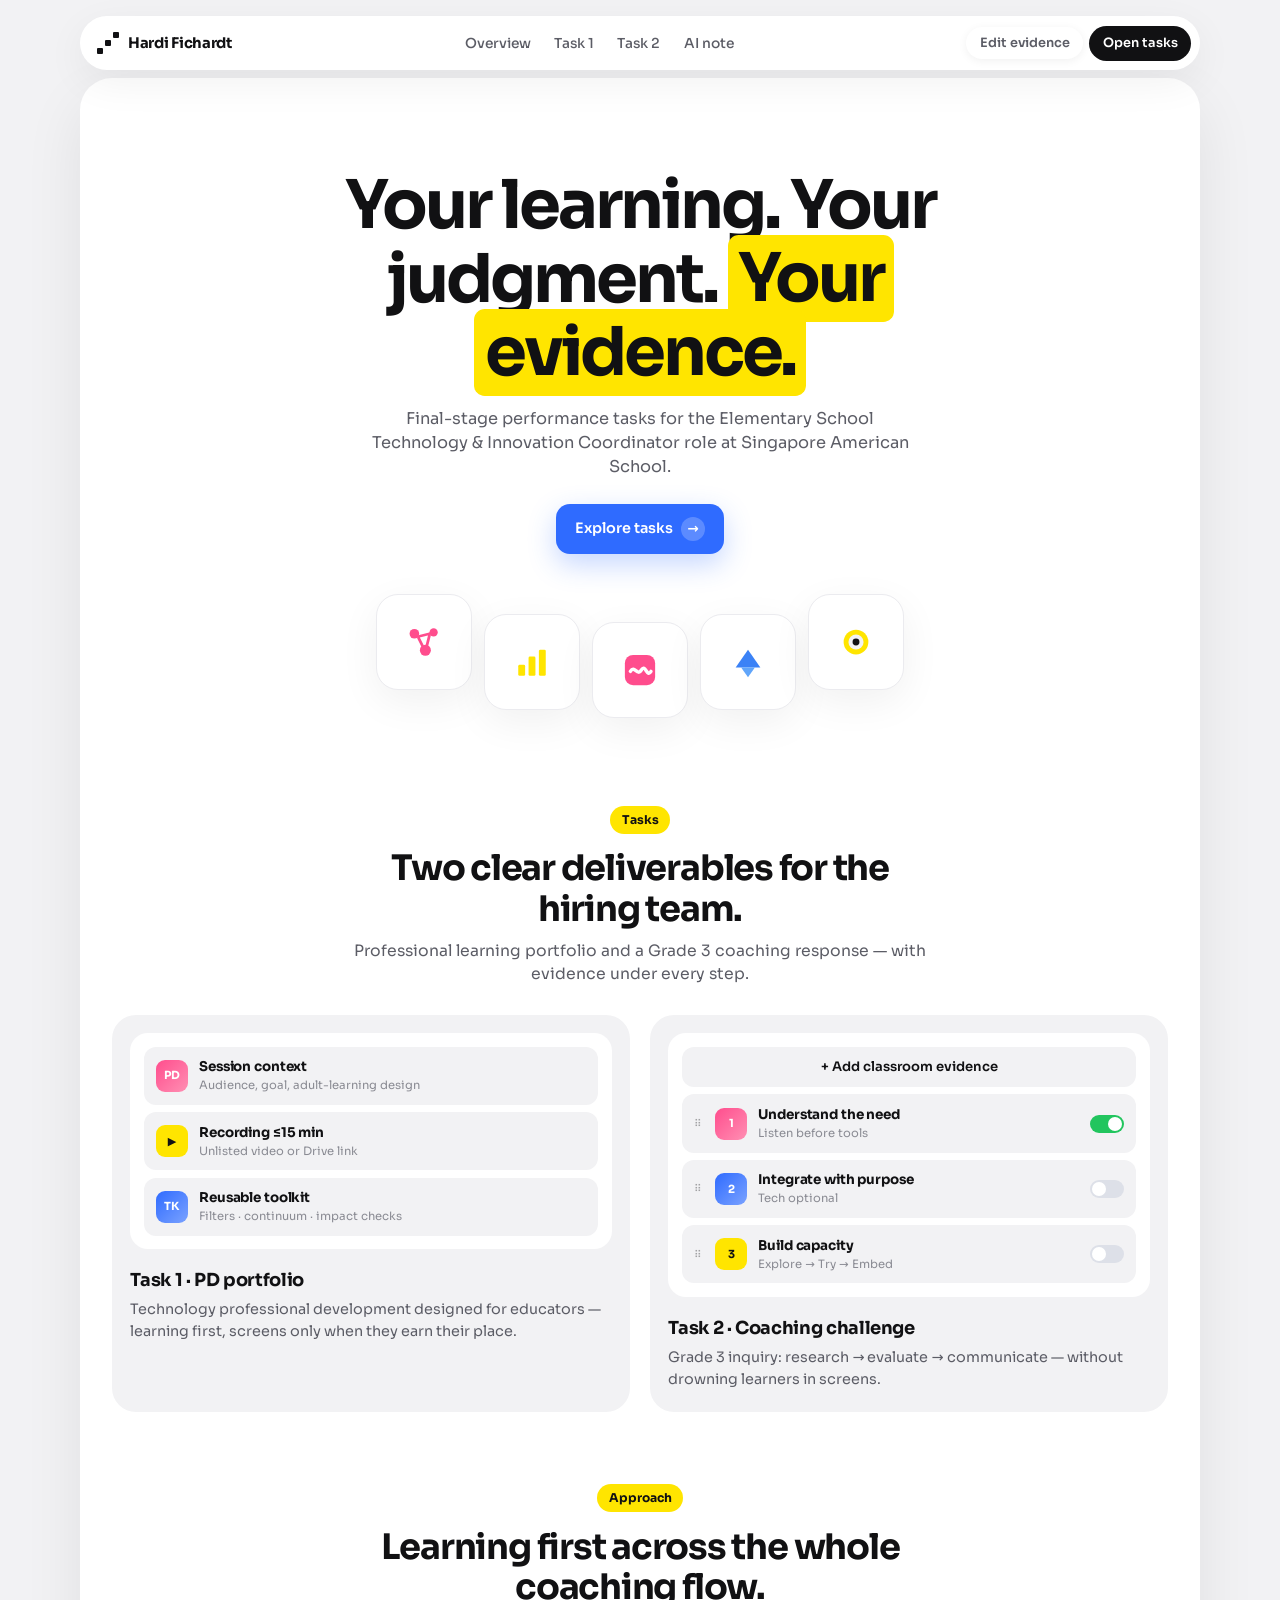
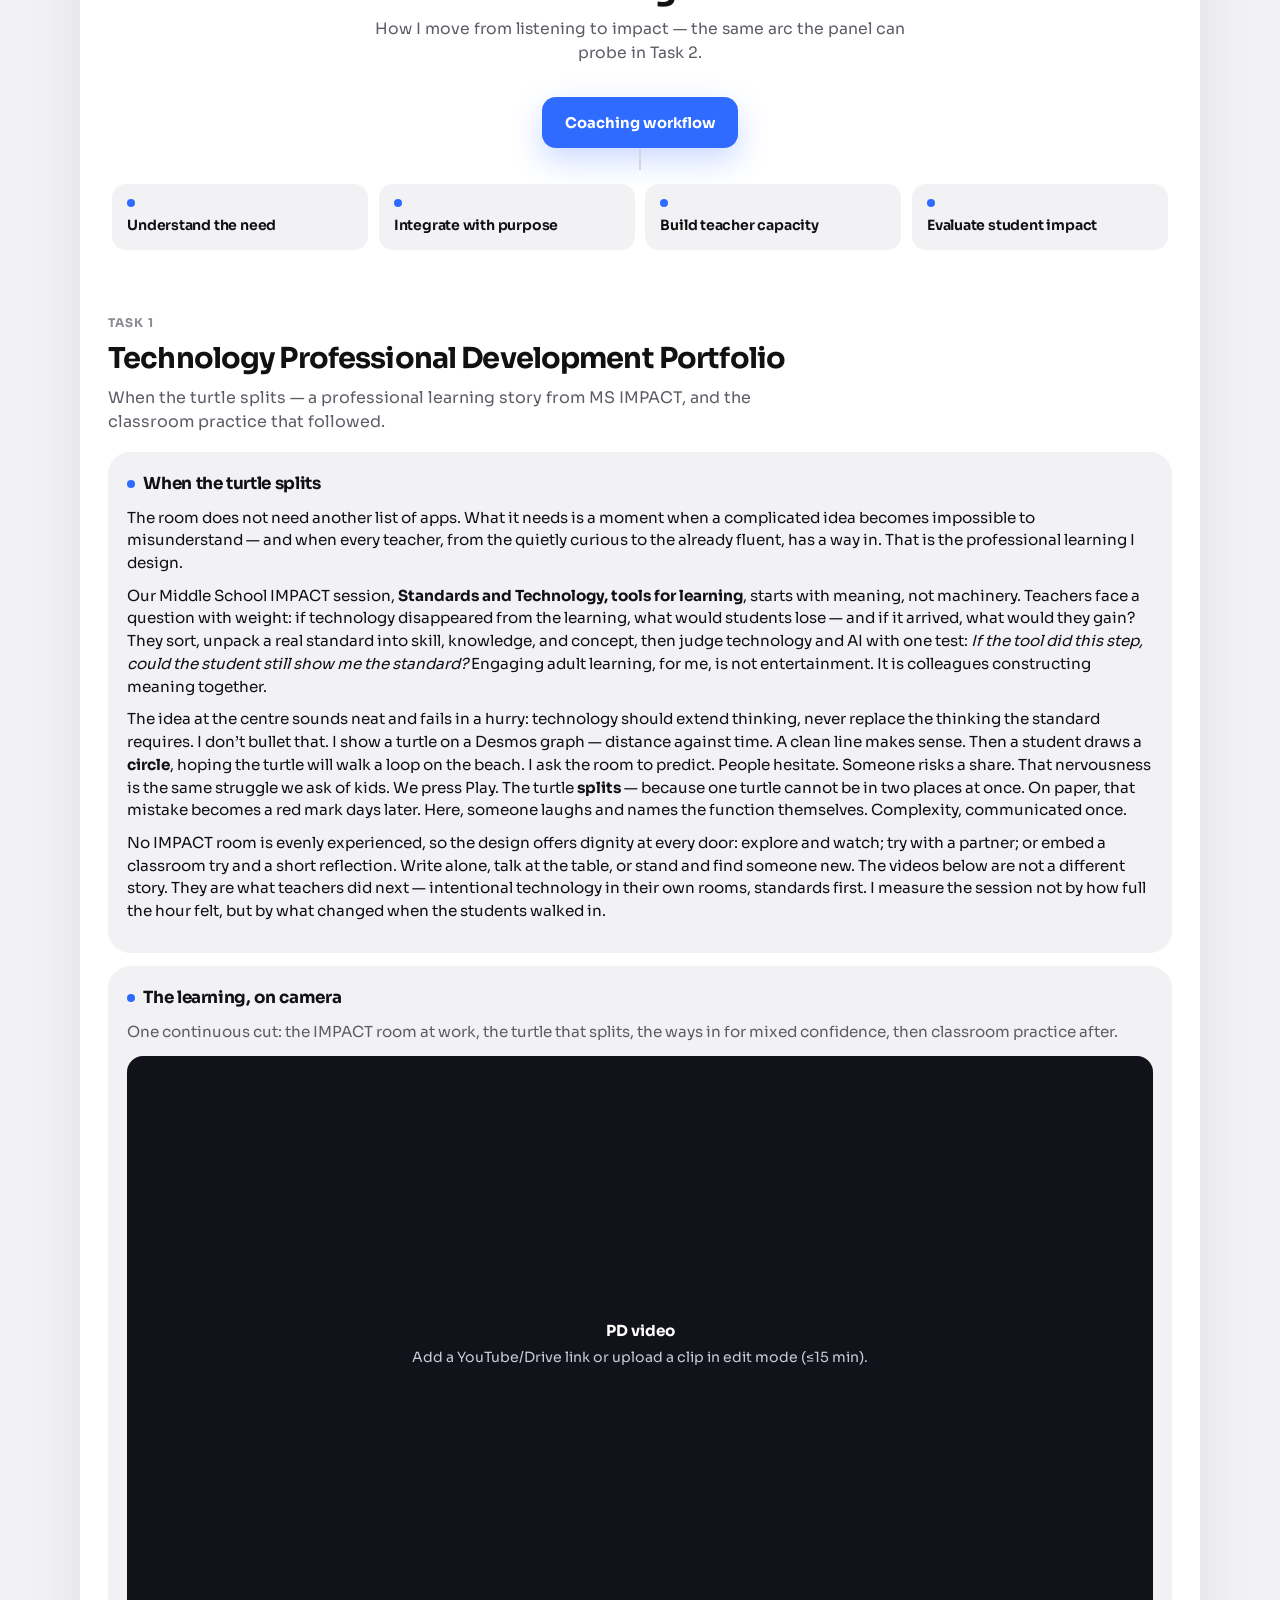
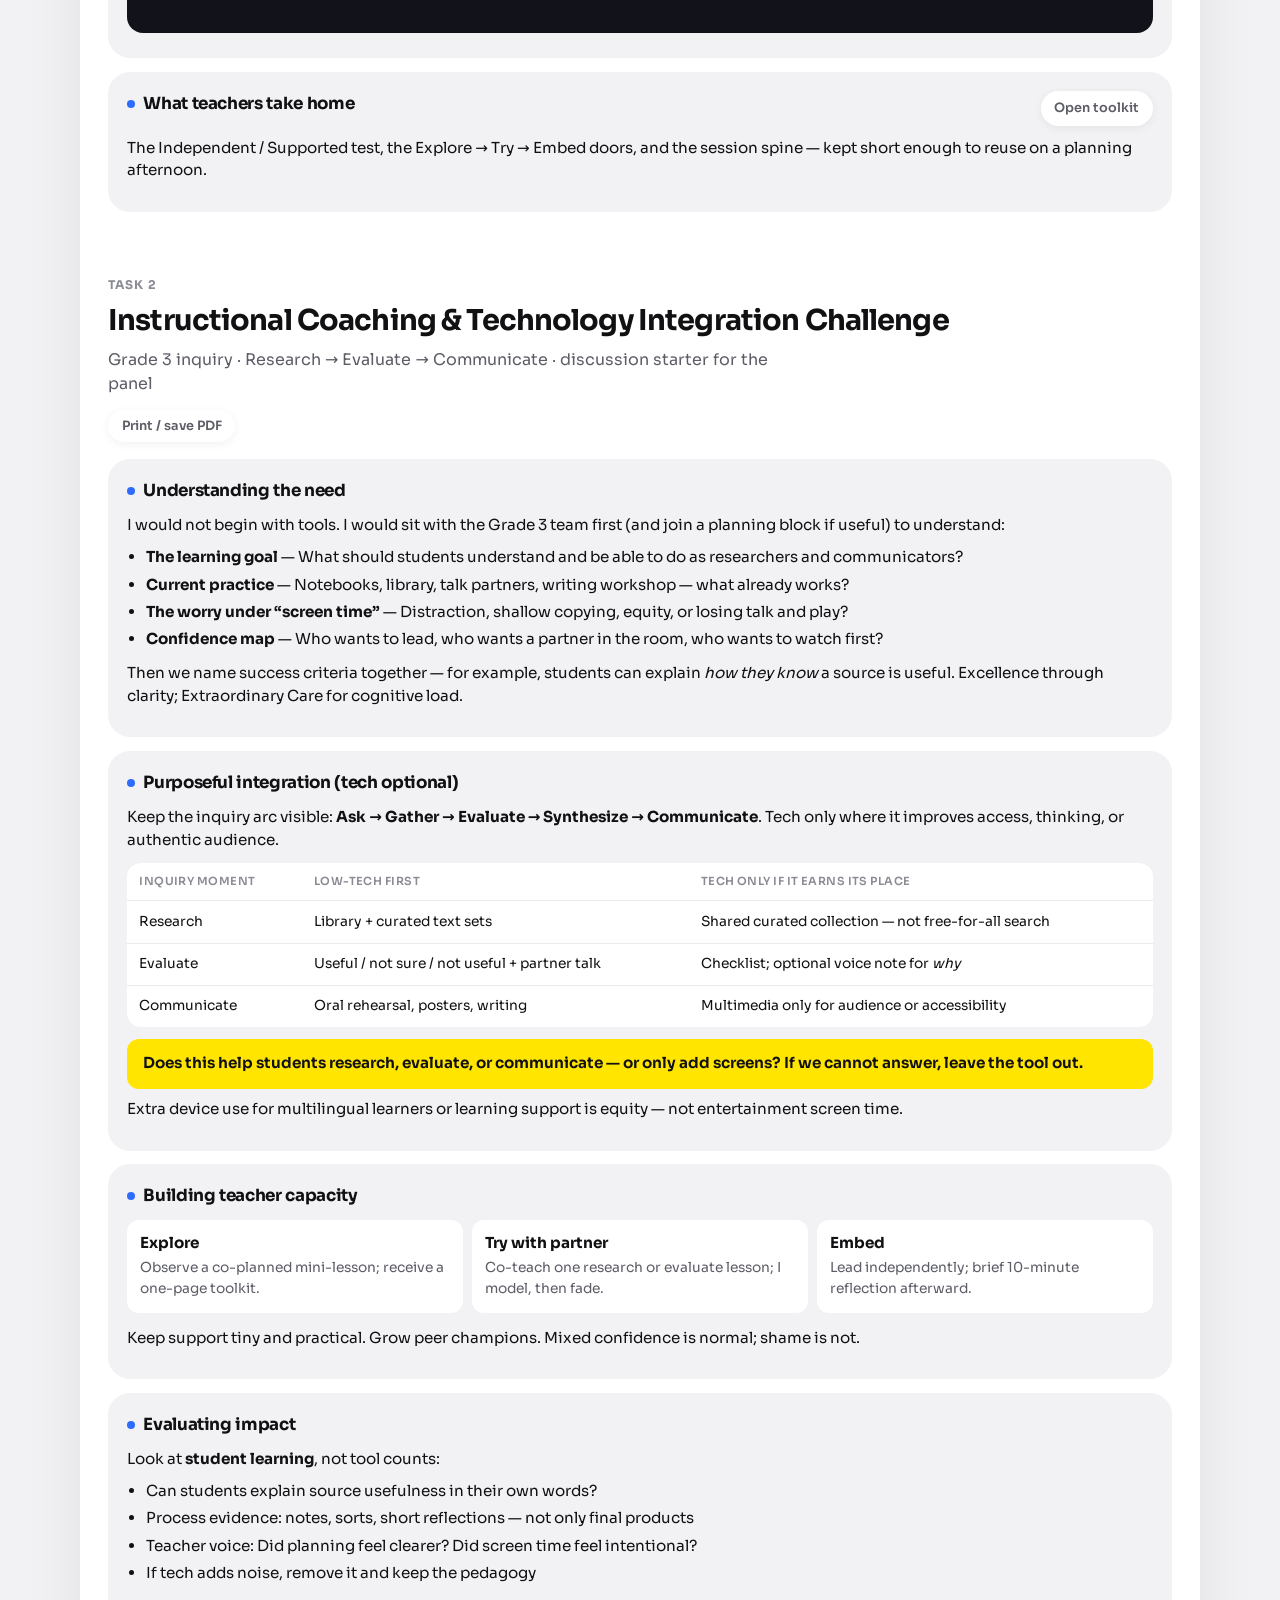
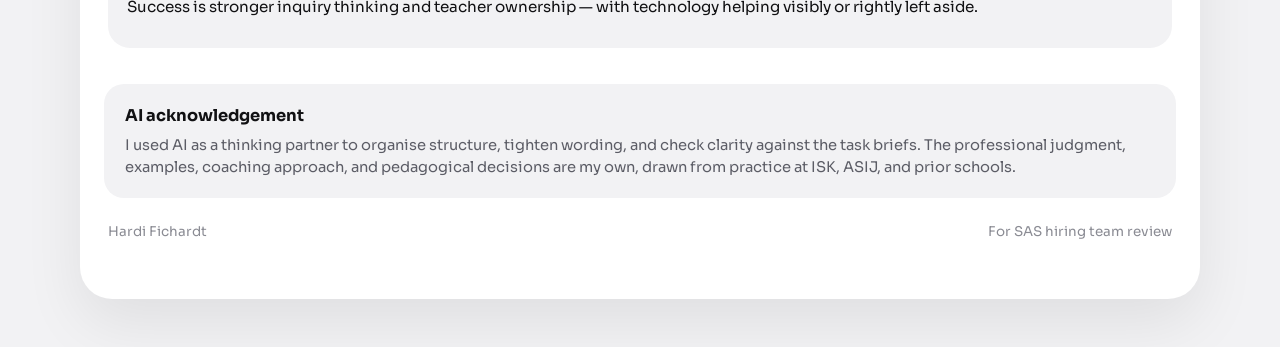
<file: index.html>
<!DOCTYPE html>
<html lang="en">
<head>
  <meta charset="UTF-8" />
  <meta name="viewport" content="width=device-width, initial-scale=1" />
  <meta name="robots" content="noindex, nofollow" />
  <title>Hardi Fichardt · SAS final-stage tasks</title>
  <meta name="description" content="Final-stage performance tasks — Elementary School Technology & Innovation Coordinator, Singapore American School." />
  <link rel="preconnect" href="https://fonts.googleapis.com" />
  <link rel="preconnect" href="https://fonts.gstatic.com" crossorigin />
  <link href="https://fonts.googleapis.com/css2?family=Sora:wght@400;500;600;700&display=swap" rel="stylesheet" />
  <link rel="stylesheet" href="styles.css?v=6" />
</head>
<body>
  <a class="skip" href="#task-1">Skip to tasks</a>

  <div class="page">
    <div class="topbar">
      <header class="pill-nav">
        <a class="logo" href="#top">
          <span class="logo-pixels" aria-hidden="true"><i></i><i></i><i></i></span>
          Hardi Fichardt
        </a>
        <ul class="pill-links">
          <li><a href="#features">Overview</a></li>
          <li><a href="#task-1">Task 1</a></li>
          <li><a href="#task-2">Task 2</a></li>
          <li><a href="#ai">AI note</a></li>
        </ul>
        <div class="pill-actions">
          <button class="btn btn-ghost btn-sm" type="button" id="edit-toggle">Edit evidence</button>
          <a class="btn btn-dark btn-sm" href="#task-1">Open tasks</a>
        </div>
      </header>
    </div>

    <div class="shell">
    <div class="edit-banner" id="edit-banner">
      <p><strong>Edit mode on.</strong> Add text, photos, or video under each step. Drafts save in this browser. Export when ready to publish.</p>
      <div style="display:flex;gap:0.4rem;flex-wrap:wrap">
        <button class="btn btn-blue btn-sm" type="button" id="export-evidence">Export evidence.json</button>
        <button class="btn btn-ghost btn-sm" type="button" id="import-evidence">Import JSON</button>
        <input type="file" id="import-file" accept="application/json,.json" hidden />
        <button class="btn btn-ghost btn-sm" type="button" id="exit-edit">Done</button>
      </div>
    </div>

    <!-- HERO -->
    <section class="hero" id="top">
      <h1>Your learning. Your judgment. <span class="mark">Your evidence.</span></h1>
      <p class="hero-lede">
        Final-stage performance tasks for the Elementary School Technology &amp; Innovation Coordinator role at Singapore American School.
      </p>
      <div class="hero-cta">
        <a class="btn btn-blue" href="#features">
          Explore tasks
          <span class="btn-arrow" aria-hidden="true">→</span>
        </a>
      </div>

      <div class="icon-row" aria-label="Quick links">
        <a class="icon-tile" href="#t1-context" title="About the PD" aria-label="About the PD">
          <svg viewBox="0 0 64 64" fill="none" aria-hidden="true">
            <circle cx="18" cy="20" r="7" fill="#FF4D8D"/>
            <circle cx="46" cy="18" r="6" fill="#FF4D8D"/>
            <circle cx="34" cy="44" r="8" fill="#FF4D8D"/>
            <path d="M24 24l16-4M40 22L36 38M24 26l6 12" stroke="#FF4D8D" stroke-width="4" stroke-linecap="round"/>
          </svg>
        </a>
        <a class="icon-tile" href="#t1-video" title="PD video" aria-label="PD video">
          <svg viewBox="0 0 64 64" fill="none" aria-hidden="true">
            <rect x="12" y="36" width="10" height="16" rx="2" fill="#FFE500"/>
            <rect x="27" y="24" width="10" height="28" rx="2" fill="#FFE500"/>
            <rect x="42" y="14" width="10" height="38" rx="2" fill="#FFE500"/>
          </svg>
        </a>
        <a class="icon-tile" href="#t2-need" title="Grade 3 coaching" aria-label="Grade 3 coaching">
          <svg viewBox="0 0 64 64" fill="none" aria-hidden="true">
            <rect x="10" y="10" width="44" height="44" rx="12" fill="#FF4D8D"/>
            <path d="M18 34c6-10 10 8 16-2s8 12 14 2" stroke="#fff" stroke-width="5" stroke-linecap="round" fill="none"/>
          </svg>
        </a>
        <a class="icon-tile" href="#t2-integrate" title="Integration" aria-label="Integration">
          <svg viewBox="0 0 64 64" fill="none" aria-hidden="true">
            <path d="M14 40L32 14l18 26H14z" fill="#3B82F6"/>
            <path d="M22 40h20l-10 14-10-14z" fill="#60A5FA"/>
          </svg>
        </a>
        <a class="icon-tile" href="#t2-impact" title="Impact" aria-label="Impact">
          <svg viewBox="0 0 64 64" fill="none" aria-hidden="true">
            <circle cx="32" cy="32" r="18" fill="#FFE500"/>
            <circle cx="32" cy="32" r="11" fill="#F2F2F4"/>
            <circle cx="32" cy="32" r="5" fill="#111113"/>
          </svg>
        </a>
      </div>
    </section>

    <!-- FEATURES twin cards -->
    <section class="band" id="features">
      <span class="badge">Tasks</span>
      <h2>Two clear deliverables for the hiring team.</h2>
      <p>Professional learning portfolio and a Grade 3 coaching response — with evidence under every step.</p>

      <div class="feature-grid">
        <a class="feature-card" href="#task-1">
          <div class="mini-ui" aria-hidden="true">
            <div class="mini-row">
              <div class="mini-ico pink">PD</div>
              <div class="mini-copy">
                <strong>Session context</strong>
                <span>Audience, goal, adult-learning design</span>
              </div>
            </div>
            <div class="mini-row">
              <div class="mini-ico yellow">▶</div>
              <div class="mini-copy">
                <strong>Recording ≤15 min</strong>
                <span>Unlisted video or Drive link</span>
              </div>
            </div>
            <div class="mini-row">
              <div class="mini-ico blue">TK</div>
              <div class="mini-copy">
                <strong>Reusable toolkit</strong>
                <span>Filters · continuum · impact checks</span>
              </div>
            </div>
          </div>
          <h3>Task 1 · PD portfolio</h3>
          <p>Technology professional development designed for educators — learning first, screens only when they earn their place.</p>
        </a>

        <a class="feature-card" href="#task-2">
          <div class="mini-ui" aria-hidden="true">
            <div class="mini-add">+ Add classroom evidence</div>
            <div class="mini-row">
              <span class="grab">⠿</span>
              <div class="mini-ico pink">1</div>
              <div class="mini-copy"><strong>Understand the need</strong><span>Listen before tools</span></div>
              <span class="mini-toggle on"></span>
            </div>
            <div class="mini-row">
              <span class="grab">⠿</span>
              <div class="mini-ico blue">2</div>
              <div class="mini-copy"><strong>Integrate with purpose</strong><span>Tech optional</span></div>
              <span class="mini-toggle"></span>
            </div>
            <div class="mini-row">
              <span class="grab">⠿</span>
              <div class="mini-ico yellow">3</div>
              <div class="mini-copy"><strong>Build capacity</strong><span>Explore → Try → Embed</span></div>
              <span class="mini-toggle"></span>
            </div>
          </div>
          <h3>Task 2 · Coaching challenge</h3>
          <p>Grade 3 inquiry: research → evaluate → communicate — without drowning learners in screens.</p>
        </a>
      </div>
    </section>

    <!-- Workflow -->
    <section class="band">
      <span class="badge">Approach</span>
      <h2>Learning first across the whole coaching flow.</h2>
      <p>How I move from listening to impact — the same arc the panel can probe in Task 2.</p>

      <div class="flow">
        <div class="flow-root">Coaching workflow</div>
        <div class="flow-stem" aria-hidden="true"></div>
        <div class="flow-rail" aria-hidden="true"></div>
        <div class="flow-grid">
          <a class="flow-card" href="#t2-need">
            <div class="flow-dot"></div>
            <strong>Understand the need</strong>
          </a>
          <a class="flow-card" href="#t2-integrate">
            <div class="flow-dot"></div>
            <strong>Integrate with purpose</strong>
          </a>
          <a class="flow-card" href="#t2-capacity">
            <div class="flow-dot"></div>
            <strong>Build teacher capacity</strong>
          </a>
          <a class="flow-card" href="#t2-impact">
            <div class="flow-dot"></div>
            <strong>Evaluate student impact</strong>
          </a>
        </div>
      </div>
    </section>

    <main>
      <!-- TASK 1 DETAIL -->
      <section class="detail" id="task-1">
        <div class="detail-head">
          <p class="eyebrow">Task 1</p>
          <h2>Technology Professional Development Portfolio</h2>
          <p id="task1-context">
            A professional learning story from Middle School IMPACT — <em>Standards and Technology, tools for learning</em> —
            and the classroom practice that followed.
          </p>
        </div>

        <article class="step" id="t1-context" data-step="t1-context">
          <div class="step-top">
            <h3><span class="step-dot" aria-hidden="true"></span>When the turtle splits</h3>
          </div>
          <div class="step-body">
            <p>
              The room does not need another list of apps. What it needs is a moment when a complicated idea becomes
              impossible to misunderstand — and when every teacher, from the quietly curious to the already fluent, has a way in.
              That is the professional learning I design.
            </p>
            <p>
              Our Middle School IMPACT session, <strong>Standards and Technology, tools for learning</strong>, starts with meaning,
              not machinery. Teachers face a question with weight: if technology disappeared from the learning, what would students
              lose — and if it arrived, what would they gain? They sort, unpack a real standard into skill, knowledge, and concept,
              then judge technology and AI with one test: <em>If the tool did this step, could the student still show me the standard?</em>
              Engaging adult learning, for me, is not entertainment. It is colleagues constructing meaning together.
            </p>
            <p>
              The idea at the centre sounds neat and fails in a hurry: technology should extend thinking, never replace the thinking
              the standard requires. I don’t bullet that. I show a turtle on a Desmos graph — distance against time. A clean line makes
              sense. Then a student draws a <strong>circle</strong>, hoping the turtle will walk a loop on the beach. I ask the room to
              predict. People hesitate. Someone risks a share. That nervousness is the same struggle we ask of kids. We press Play.
              The turtle <strong>splits</strong> — because one turtle cannot be in two places at once. On paper, that mistake becomes a
              red mark days later. Here, someone laughs and names the function themselves. Complexity, communicated once.
            </p>
            <p>
              No IMPACT room is evenly experienced, so the design offers dignity at every door: explore and watch; try with a partner;
              or embed a classroom try and a short reflection. Write alone, talk at the table, or stand and find someone new.
              The videos below are not a different story. They are what teachers did next — intentional technology in their own rooms,
              standards first. I measure the session not by how full the hour felt, but by what changed when the students walked in.
            </p>
          </div>
          <div class="evidence" data-evidence-for="t1-context"></div>
        </article>

        <article class="step" id="t1-video" data-step="t1-video">
          <div class="step-top">
            <h3><span class="step-dot" aria-hidden="true"></span>The learning, on camera</h3>
          </div>
          <div class="step-body">
            <p style="margin-bottom:0.75rem;color:var(--muted-2)">
              One continuous cut: the IMPACT room at work, the turtle that splits, the ways in for mixed confidence, then classroom practice after.
            </p>
            <div class="media-shell" id="task1-media">
              <div class="media-placeholder" id="task1-placeholder">
                <strong>PD video</strong>
                <p>Add a YouTube/Drive link or upload a clip in edit mode (≤15 min).</p>
              </div>
            </div>
          </div>
          <div class="evidence" data-evidence-for="t1-video"></div>
        </article>

        <article class="step" id="t1-toolkit" data-step="t1-toolkit">
          <div class="step-top">
            <h3><span class="step-dot" aria-hidden="true"></span>What teachers take home</h3>
            <a class="btn btn-ghost btn-sm" href="assets/task1-toolkit.html">Open toolkit</a>
          </div>
          <div class="step-body">
            <p>The Independent / Supported test, the Explore → Try → Embed doors, and the session spine — kept short enough to reuse on a planning afternoon.</p>
          </div>
          <div class="evidence" data-evidence-for="t1-toolkit"></div>
        </article>
      </section>

      <!-- TASK 2 DETAIL -->
      <section class="detail" id="task-2">
        <div class="detail-head">
          <p class="eyebrow">Task 2</p>
          <h2>Instructional Coaching &amp; Technology Integration Challenge</h2>
          <p>Grade 3 inquiry · Research → Evaluate → Communicate · discussion starter for the panel</p>
          <div style="margin-top:0.85rem">
            <button class="btn btn-ghost btn-sm" type="button" onclick="window.print()">Print / save PDF</button>
          </div>
        </div>

        <article class="step" id="t2-need" data-step="t2-need">
          <div class="step-top">
            <h3><span class="step-dot" aria-hidden="true"></span>Understanding the need</h3>
          </div>
          <div class="step-body">
            <p>I would not begin with tools. I would sit with the Grade 3 team first (and join a planning block if useful) to understand:</p>
            <ul>
              <li><strong>The learning goal</strong> — What should students understand and be able to do as researchers and communicators?</li>
              <li><strong>Current practice</strong> — Notebooks, library, talk partners, writing workshop — what already works?</li>
              <li><strong>The worry under “screen time”</strong> — Distraction, shallow copying, equity, or losing talk and play?</li>
              <li><strong>Confidence map</strong> — Who wants to lead, who wants a partner in the room, who wants to watch first?</li>
            </ul>
            <p>Then we name success criteria together — for example, students can explain <em>how they know</em> a source is useful. Excellence through clarity; Extraordinary Care for cognitive load.</p>
          </div>
          <div class="evidence" data-evidence-for="t2-need"></div>
        </article>

        <article class="step" id="t2-integrate" data-step="t2-integrate">
          <div class="step-top">
            <h3><span class="step-dot" aria-hidden="true"></span>Purposeful integration (tech optional)</h3>
          </div>
          <div class="step-body">
            <p>Keep the inquiry arc visible: <strong>Ask → Gather → Evaluate → Synthesize → Communicate</strong>. Tech only where it improves access, thinking, or authentic audience.</p>
            <div class="table-wrap">
              <table>
                <thead>
                  <tr>
                    <th>Inquiry moment</th>
                    <th>Low-tech first</th>
                    <th>Tech only if it earns its place</th>
                  </tr>
                </thead>
                <tbody>
                  <tr>
                    <td>Research</td>
                    <td>Library + curated text sets</td>
                    <td>Shared curated collection — not free-for-all search</td>
                  </tr>
                  <tr>
                    <td>Evaluate</td>
                    <td>Useful / not sure / not useful + partner talk</td>
                    <td>Checklist; optional voice note for <em>why</em></td>
                  </tr>
                  <tr>
                    <td>Communicate</td>
                    <td>Oral rehearsal, posters, writing</td>
                    <td>Multimedia only for audience or accessibility</td>
                  </tr>
                </tbody>
              </table>
            </div>
            <p class="pull">Does this help students research, evaluate, or communicate — or only add screens? If we cannot answer, leave the tool out.</p>
            <p>Extra device use for multilingual learners or learning support is equity — not entertainment screen time.</p>
          </div>
          <div class="evidence" data-evidence-for="t2-integrate"></div>
        </article>

        <article class="step" id="t2-capacity" data-step="t2-capacity">
          <div class="step-top">
            <h3><span class="step-dot" aria-hidden="true"></span>Building teacher capacity</h3>
          </div>
          <div class="step-body">
            <div class="continuum">
              <div>
                <strong>Explore</strong>
                <p>Observe a co-planned mini-lesson; receive a one-page toolkit.</p>
              </div>
              <div>
                <strong>Try with partner</strong>
                <p>Co-teach one research or evaluate lesson; I model, then fade.</p>
              </div>
              <div>
                <strong>Embed</strong>
                <p>Lead independently; brief 10-minute reflection afterward.</p>
              </div>
            </div>
            <p>Keep support tiny and practical. Grow peer champions. Mixed confidence is normal; shame is not.</p>
          </div>
          <div class="evidence" data-evidence-for="t2-capacity"></div>
        </article>

        <article class="step" id="t2-impact" data-step="t2-impact">
          <div class="step-top">
            <h3><span class="step-dot" aria-hidden="true"></span>Evaluating impact</h3>
          </div>
          <div class="step-body">
            <p>Look at <strong>student learning</strong>, not tool counts:</p>
            <ul>
              <li>Can students explain source usefulness in their own words?</li>
              <li>Process evidence: notes, sorts, short reflections — not only final products</li>
              <li>Teacher voice: Did planning feel clearer? Did screen time feel intentional?</li>
              <li>If tech adds noise, remove it and keep the pedagogy</li>
            </ul>
            <p>Success is stronger inquiry thinking and teacher ownership — with technology helping visibly or rightly left aside.</p>
          </div>
          <div class="evidence" data-evidence-for="t2-impact"></div>
        </article>
      </section>

      <section class="ai-block" id="ai">
        <h2>AI acknowledgement</h2>
        <p id="ai-note">
          I used AI as a thinking partner to organise structure, tighten wording, and check clarity against the task briefs.
          The professional judgment, examples, coaching approach, and pedagogical decisions are my own, drawn from practice
          at ISK, ASIJ, and prior schools.
        </p>
      </section>

      <footer class="site-footer">
        <span>Hardi Fichardt</span>
        <span>For SAS hiring team review</span>
      </footer>
    </main>
    </div><!-- /.shell -->
  </div>

  <script src="config.js?v=6"></script>
  <script src="evidence-app.js?v=6"></script>
</body>
</html>
</file>
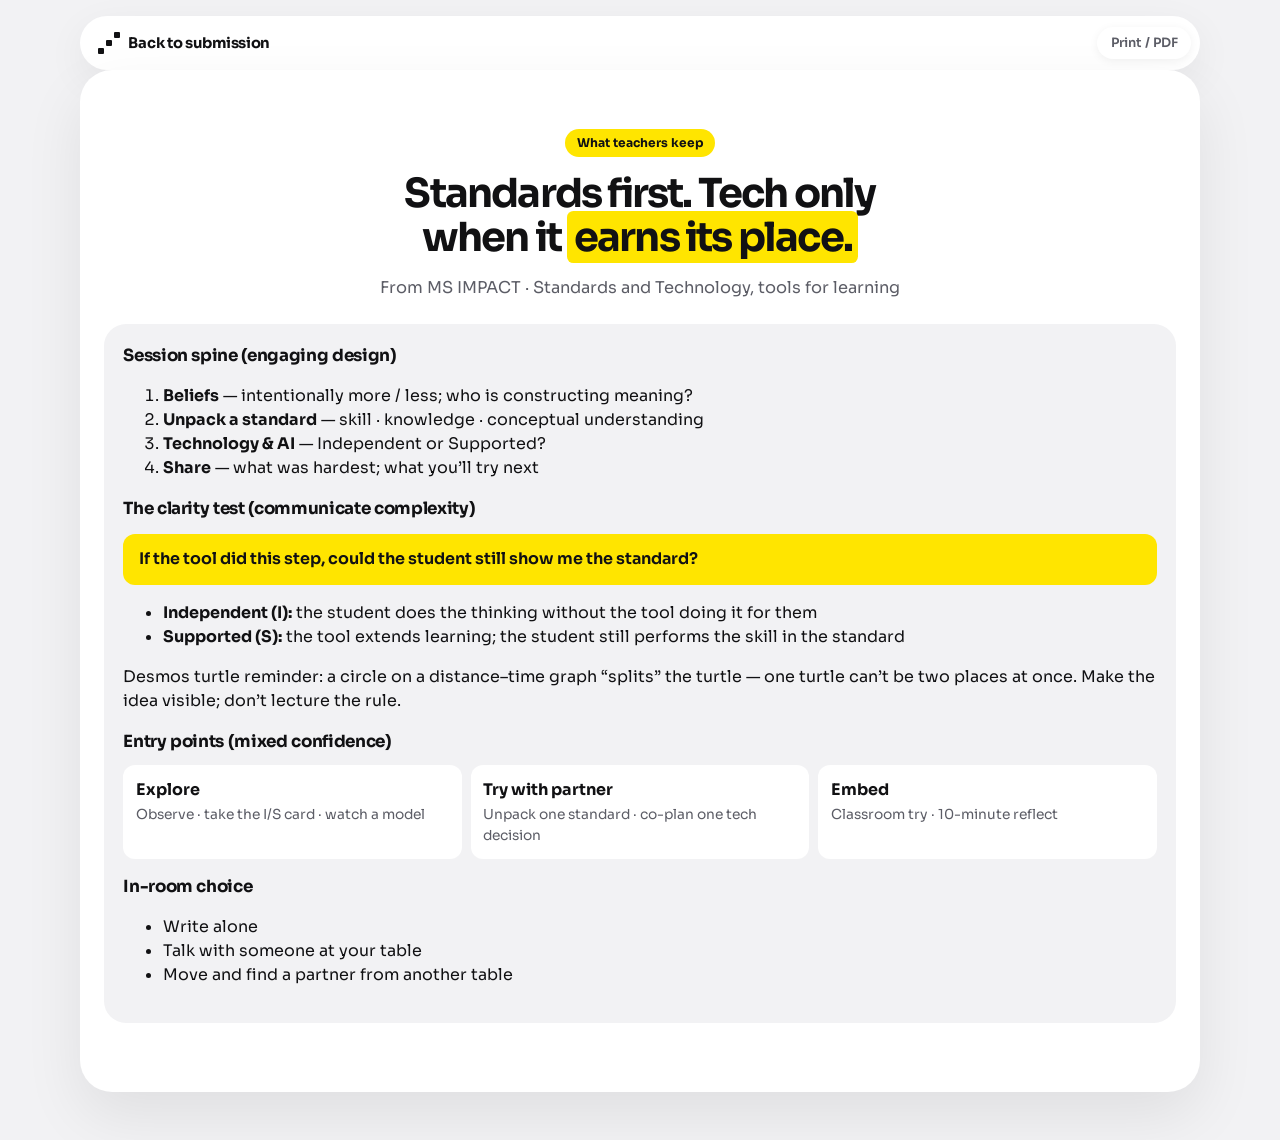
<file: assets/task1-toolkit.html>
<!DOCTYPE html>
<html lang="en">
<head>
  <meta charset="UTF-8" />
  <meta name="viewport" content="width=device-width, initial-scale=1" />
  <meta name="robots" content="noindex" />
  <title>Toolkit · Standards and Technology (MS IMPACT)</title>
  <link rel="preconnect" href="https://fonts.googleapis.com" />
  <link rel="preconnect" href="https://fonts.gstatic.com" crossorigin />
  <link href="https://fonts.googleapis.com/css2?family=Sora:wght@400;500;600;700&display=swap" rel="stylesheet" />
  <link rel="stylesheet" href="../styles.css?v=5" />
</head>
<body>
  <div class="page">
    <header class="pill-nav">
      <a class="logo" href="../index.html">
        <span class="logo-pixels" aria-hidden="true"><i></i><i></i><i></i></span>
        Back to submission
      </a>
      <div class="pill-actions">
        <button class="btn btn-ghost btn-sm" type="button" onclick="window.print()">Print / PDF</button>
      </div>
    </header>

    <div class="shell">
      <section class="hero" style="padding-top:2.5rem">
        <span class="badge">What teachers keep</span>
        <h1 style="max-width:18ch;font-size:clamp(1.7rem,4vw,2.5rem)">Standards first. Tech only when it <span class="mark">earns its place.</span></h1>
        <p class="hero-lede">From MS IMPACT · Standards and Technology, tools for learning</p>
      </section>

      <article class="step">
        <h3>Session spine (engaging design)</h3>
        <ol>
          <li><strong>Beliefs</strong> — intentionally more / less; who is constructing meaning?</li>
          <li><strong>Unpack a standard</strong> — skill · knowledge · conceptual understanding</li>
          <li><strong>Technology &amp; AI</strong> — Independent or Supported?</li>
          <li><strong>Share</strong> — what was hardest; what you’ll try next</li>
        </ol>

        <h3>The clarity test (communicate complexity)</h3>
        <p class="pull">
          If the tool did this step, could the student still show me the standard?
        </p>
        <ul>
          <li><strong>Independent (I):</strong> the student does the thinking without the tool doing it for them</li>
          <li><strong>Supported (S):</strong> the tool extends learning; the student still performs the skill in the standard</li>
        </ul>
        <p>Desmos turtle reminder: a circle on a distance–time graph “splits” the turtle — one turtle can’t be two places at once. Make the idea visible; don’t lecture the rule.</p>

        <h3>Entry points (mixed confidence)</h3>
        <div class="continuum">
          <div>
            <strong>Explore</strong>
            <p>Observe · take the I/S card · watch a model</p>
          </div>
          <div>
            <strong>Try with partner</strong>
            <p>Unpack one standard · co-plan one tech decision</p>
          </div>
          <div>
            <strong>Embed</strong>
            <p>Classroom try · 10-minute reflect</p>
          </div>
        </div>

        <h3>In-room choice</h3>
        <ul>
          <li>Write alone</li>
          <li>Talk with someone at your table</li>
          <li>Move and find a partner from another table</li>
        </ul>
      </article>
    </div>
  </div>
</body>
</html>
</file>
<file: styles.css>
:root {
  --bg: #f2f2f4;
  --ink: #111113;
  --muted: #8a8b93;
  --muted-2: #5c5d66;
  --line: #ebebef;
  --yellow: #ffe500;
  --blue: #3b82f6;
  --blue-hot: #2f6bff;
  --pink: #ff4d8d;
  --green: #22c55e;
  --shadow: 0 24px 60px rgba(17, 17, 19, 0.08);
  --shadow-card: 0 12px 40px rgba(17, 17, 19, 0.06);
  --font: "Sora", system-ui, sans-serif;
  --nav-h: 4.25rem;
}

*, *::before, *::after { box-sizing: border-box; }

html {
  scroll-behavior: smooth;
  scroll-padding-top: calc(var(--nav-h) + 1.25rem);
}

body {
  margin: 0;
  min-height: 100vh;
  font-family: var(--font);
  color: var(--ink);
  background: var(--bg);
  line-height: 1.5;
  -webkit-font-smoothing: antialiased;
}

img, svg, video, iframe { max-width: 100%; display: block; }

a { color: var(--blue-hot); text-underline-offset: 3px; }
a:hover { color: var(--ink); }

.skip {
  position: absolute; left: -999px; top: 0; z-index: 100;
  background: var(--ink); color: #fff; padding: 0.5rem 1rem;
}
.skip:focus { left: 0; }

/* Page frame */
.page {
  width: min(1120px, calc(100% - 1.5rem));
  margin: 1rem auto 3rem;
}

.shell {
  background: #fff;
  border-radius: 32px;
  box-shadow: var(--shadow);
  padding: 1rem 1rem 3rem;
  overflow: hidden;
}

@media (min-width: 800px) {
  .shell { padding: 1.15rem 1.5rem 3.5rem; }
}

/* Nav — not sticky inside overflow:hidden shells; use fixed bar outside */
.topbar {
  position: sticky;
  top: 0.75rem;
  z-index: 50;
  margin-bottom: 0.5rem;
}

.pill-nav {
  display: flex;
  align-items: center;
  justify-content: space-between;
  gap: 0.75rem;
  background: #fff;
  border-radius: 999px;
  padding: 0.5rem 0.55rem 0.5rem 1.1rem;
  box-shadow: var(--shadow-card);
  min-height: 3.4rem;
}

.logo {
  display: flex;
  align-items: center;
  gap: 0.55rem;
  text-decoration: none;
  color: var(--ink);
  font-weight: 700;
  font-size: 0.92rem;
  letter-spacing: -0.02em;
  white-space: nowrap;
}

.logo-pixels {
  display: grid;
  grid-template-columns: repeat(3, 6px);
  grid-template-rows: repeat(3, 6px);
  gap: 2px;
  flex: 0 0 auto;
}
.logo-pixels i {
  display: block;
  background: var(--ink);
  border-radius: 1px;
}
.logo-pixels i:nth-child(1) { grid-area: 3 / 1; }
.logo-pixels i:nth-child(2) { grid-area: 2 / 2; }
.logo-pixels i:nth-child(3) { grid-area: 1 / 3; }

.pill-links {
  display: none;
  gap: 0.05rem;
  list-style: none;
  margin: 0;
  padding: 0;
}
.pill-links a {
  text-decoration: none;
  color: var(--muted-2);
  font-weight: 500;
  font-size: 0.86rem;
  padding: 0.4rem 0.7rem;
  border-radius: 999px;
}
.pill-links a:hover { color: var(--ink); background: #f5f5f7; }

.pill-actions {
  display: flex;
  align-items: center;
  gap: 0.35rem;
  flex: 0 0 auto;
}

@media (min-width: 900px) {
  .pill-links { display: flex; }
}

/* Buttons */
.btn {
  display: inline-flex;
  align-items: center;
  justify-content: center;
  gap: 0.5rem;
  border: 0;
  cursor: pointer;
  font-family: inherit;
  font-weight: 600;
  font-size: 0.9rem;
  text-decoration: none;
  border-radius: 14px;
  padding: 0.8rem 1.2rem;
  transition: transform 0.15s ease, background 0.15s ease;
}
.btn:hover { transform: translateY(-1px); }

.btn-dark { background: var(--ink); color: #fff; }
.btn-dark:hover { background: #222; color: #fff; }

.btn-blue {
  background: var(--blue-hot);
  color: #fff;
  box-shadow: 0 10px 28px rgba(47, 107, 255, 0.28);
}
.btn-blue:hover { background: #2557e8; color: #fff; }

.btn-ghost {
  background: #fff;
  color: var(--muted-2);
  box-shadow: 0 2px 10px rgba(17, 17, 19, 0.06);
}
.btn-ghost:hover { color: var(--ink); }

.btn-sm {
  padding: 0.5rem 0.85rem;
  font-size: 0.8rem;
  border-radius: 999px;
}

.btn-arrow {
  width: 1.5rem;
  height: 1.5rem;
  border-radius: 999px;
  background: rgba(255, 255, 255, 0.22);
  display: grid;
  place-items: center;
  font-size: 0.85rem;
  line-height: 1;
}

/* Edit banner */
.edit-banner {
  display: none;
  align-items: center;
  justify-content: space-between;
  gap: 0.75rem;
  flex-wrap: wrap;
  margin: 0 0 1rem;
  padding: 0.85rem 1rem;
  background: var(--ink);
  color: #fff;
  border-radius: 18px;
}
body.is-editing .edit-banner { display: flex; }
.edit-banner p { margin: 0; font-size: 0.86rem; color: #bdbdc4; max-width: 40rem; }
.edit-banner strong { color: #fff; }

/* Hero */
.hero {
  text-align: center;
  padding: clamp(2.5rem, 6vw, 4.5rem) 0.75rem 0;
}

.hero h1 {
  margin: 0 auto 1rem;
  max-width: 14ch;
  font-size: clamp(2.2rem, 6vw, 4.2rem);
  line-height: 1.1;
  letter-spacing: -0.045em;
  font-weight: 700;
}

.mark {
  background: var(--yellow);
  padding: 0.02em 0.16em;
  border-radius: 0.16em;
  box-decoration-break: clone;
  -webkit-box-decoration-break: clone;
}

.hero-lede {
  margin: 0 auto 1.5rem;
  max-width: 34rem;
  color: var(--muted-2);
  font-size: 1.02rem;
}

.hero-cta {
  display: flex;
  justify-content: center;
  margin-bottom: 2rem;
}

/* Icon row — flex, no absolute positioning */
.icon-row {
  display: flex;
  flex-wrap: wrap;
  justify-content: center;
  align-items: flex-end;
  gap: 0.75rem;
  padding: 0.5rem 0 1rem;
}

.icon-tile {
  width: 96px;
  height: 96px;
  background: #fff;
  border-radius: 22px;
  box-shadow: var(--shadow-card);
  display: grid;
  place-items: center;
  text-decoration: none;
  border: 1px solid var(--line);
  transition: transform 0.15s ease, box-shadow 0.15s ease;
}
.icon-tile:hover {
  transform: translateY(-6px);
  box-shadow: var(--shadow);
}
.icon-tile svg { width: 44px; height: 44px; }

.icon-tile:nth-child(1) { margin-bottom: 28px; }
.icon-tile:nth-child(2) { margin-bottom: 8px; }
.icon-tile:nth-child(3) { margin-bottom: 0; }
.icon-tile:nth-child(4) { margin-bottom: 8px; }
.icon-tile:nth-child(5) { margin-bottom: 28px; }

@media (max-width: 560px) {
  .icon-tile { width: 68px; height: 68px; border-radius: 16px; }
  .icon-tile svg { width: 32px; height: 32px; }
  .icon-tile:nth-child(n) { margin-bottom: 0; }
}

/* Sections */
.band {
  margin-top: clamp(2.75rem, 6vw, 4.5rem);
  text-align: center;
  padding: 0 0.5rem;
}

.badge {
  display: inline-flex;
  align-items: center;
  background: var(--yellow);
  color: var(--ink);
  font-size: 0.76rem;
  font-weight: 700;
  padding: 0.32rem 0.7rem;
  border-radius: 999px;
  margin-bottom: 0.9rem;
}

.band h2 {
  margin: 0 auto 0.65rem;
  max-width: 20ch;
  font-size: clamp(1.55rem, 3.2vw, 2.2rem);
  letter-spacing: -0.035em;
  font-weight: 700;
  line-height: 1.15;
}

.band > p {
  margin: 0 auto;
  max-width: 36rem;
  color: var(--muted-2);
  font-size: 0.98rem;
}

.feature-grid {
  display: grid;
  grid-template-columns: 1fr;
  gap: 1rem;
  margin-top: 1.75rem;
  text-align: left;
}
@media (min-width: 800px) {
  .feature-grid { grid-template-columns: 1fr 1fr; gap: 1.25rem; }
}

.feature-card {
  background: var(--bg);
  border-radius: 24px;
  padding: 1.15rem 1.15rem 1.35rem;
  text-decoration: none;
  color: inherit;
  display: block;
  transition: transform 0.15s ease, box-shadow 0.15s ease;
}
.feature-card:hover {
  transform: translateY(-3px);
  box-shadow: var(--shadow-card);
}

.mini-ui {
  background: #fff;
  border-radius: 18px;
  padding: 0.85rem;
  margin-bottom: 1.1rem;
}

.mini-row {
  display: flex;
  align-items: center;
  gap: 0.7rem;
  background: var(--bg);
  border-radius: 12px;
  padding: 0.65rem 0.75rem;
  margin-bottom: 0.45rem;
}
.mini-row:last-child { margin-bottom: 0; }

.mini-ico {
  width: 32px;
  height: 32px;
  border-radius: 9px;
  flex: 0 0 auto;
  display: grid;
  place-items: center;
  color: #fff;
  font-size: 0.7rem;
  font-weight: 700;
}
.mini-ico.pink { background: linear-gradient(135deg, var(--pink), #ff8fb3); }
.mini-ico.blue { background: linear-gradient(135deg, var(--blue-hot), #7aa2ff); }
.mini-ico.yellow { background: var(--yellow); color: var(--ink); }

.mini-copy strong {
  display: block;
  font-size: 0.84rem;
  letter-spacing: -0.01em;
}
.mini-copy span {
  display: block;
  font-size: 0.72rem;
  color: var(--muted);
}

.mini-add {
  display: flex;
  align-items: center;
  justify-content: center;
  gap: 0.35rem;
  background: var(--bg);
  border-radius: 12px;
  padding: 0.65rem;
  margin-bottom: 0.45rem;
  font-size: 0.82rem;
  font-weight: 600;
}

.mini-toggle {
  margin-left: auto;
  width: 34px;
  height: 18px;
  border-radius: 999px;
  background: #dde0e8;
  position: relative;
  flex: 0 0 auto;
}
.mini-toggle::after {
  content: "";
  position: absolute;
  top: 2px; left: 2px;
  width: 14px; height: 14px;
  border-radius: 999px;
  background: #fff;
}
.mini-toggle.on { background: var(--green); }
.mini-toggle.on::after { left: 18px; }

.grab {
  width: 10px;
  opacity: 0.35;
  font-size: 0.65rem;
  flex: 0 0 auto;
}

.feature-card h3 {
  margin: 0 0 0.35rem;
  font-size: 1.12rem;
  letter-spacing: -0.02em;
}
.feature-card > p {
  margin: 0;
  color: var(--muted-2);
  font-size: 0.9rem;
}

/* Workflow */
.flow {
  margin-top: 2rem;
  display: flex;
  flex-direction: column;
  align-items: center;
}

.flow-root {
  background: var(--blue-hot);
  color: #fff;
  font-weight: 700;
  font-size: 0.92rem;
  padding: 0.9rem 1.4rem;
  border-radius: 14px;
  box-shadow: 0 12px 30px rgba(47, 107, 255, 0.25);
}

.flow-stem {
  width: 2px;
  height: 22px;
  background: #d5d6dc;
}

.flow-grid {
  width: 100%;
  display: grid;
  grid-template-columns: repeat(2, 1fr);
  gap: 0.65rem;
  margin-top: 0.85rem;
}
@media (min-width: 800px) {
  .flow-grid { grid-template-columns: repeat(4, 1fr); }
}

.flow-card {
  background: var(--bg);
  border-radius: 14px;
  padding: 0.95rem 0.95rem 1rem;
  text-align: left;
  text-decoration: none;
  color: inherit;
  transition: transform 0.15s ease;
}
.flow-card:hover { transform: translateY(-2px); background: #ebebef; }

.flow-dot {
  width: 8px;
  height: 8px;
  border-radius: 999px;
  background: var(--blue-hot);
  margin-bottom: 0.55rem;
}

.flow-card strong {
  display: block;
  font-size: 0.88rem;
  letter-spacing: -0.015em;
  font-weight: 650;
  line-height: 1.3;
}

/* Detail */
.detail {
  margin-top: clamp(2.75rem, 6vw, 4rem);
  padding: 0 0.25rem;
}

.detail-head { margin-bottom: 1.1rem; }
.detail-head .eyebrow {
  color: var(--muted);
  font-size: 0.75rem;
  font-weight: 700;
  letter-spacing: 0.08em;
  text-transform: uppercase;
  margin: 0 0 0.35rem;
}
.detail-head h2 {
  margin: 0 0 0.35rem;
  font-size: clamp(1.35rem, 2.6vw, 1.8rem);
  letter-spacing: -0.03em;
}
.detail-head p {
  margin: 0;
  color: var(--muted-2);
  max-width: 42rem;
}

.step {
  background: var(--bg);
  border-radius: 22px;
  padding: 1.2rem 1.2rem 1.25rem;
  margin-bottom: 0.85rem;
}

.step-top {
  display: flex;
  align-items: flex-start;
  justify-content: space-between;
  gap: 0.75rem;
  margin-bottom: 0.65rem;
}

.step h3 {
  margin: 0;
  font-size: 1.05rem;
  letter-spacing: -0.02em;
  display: flex;
  align-items: center;
  gap: 0.5rem;
}

.step-dot {
  width: 8px;
  height: 8px;
  border-radius: 999px;
  background: var(--blue-hot);
  flex: 0 0 auto;
}

.step-body { font-size: 0.95rem; }
.step-body p { margin: 0 0 0.6rem; }
.step-body ul { margin: 0 0 0.7rem; padding-left: 1.15rem; }
.step-body li { margin-bottom: 0.28rem; }

.table-wrap {
  overflow-x: auto;
  margin: 0.7rem 0;
  border-radius: 14px;
  background: #fff;
}

table {
  width: 100%;
  border-collapse: collapse;
  font-size: 0.86rem;
}
th, td {
  text-align: left;
  padding: 0.65rem 0.75rem;
  border-bottom: 1px solid var(--line);
  vertical-align: top;
}
th {
  color: var(--muted);
  font-size: 0.7rem;
  text-transform: uppercase;
  letter-spacing: 0.04em;
  font-weight: 600;
}
tr:last-child td { border-bottom: 0; }

.pull {
  margin: 0.75rem 0;
  padding: 0.85rem 1rem;
  background: var(--yellow);
  border-radius: 12px;
  font-weight: 650;
}

.continuum {
  display: grid;
  grid-template-columns: 1fr;
  gap: 0.55rem;
  margin: 0.7rem 0 0.9rem;
}
@media (min-width: 700px) {
  .continuum { grid-template-columns: repeat(3, 1fr); }
}
.continuum > div {
  background: #fff;
  border-radius: 12px;
  padding: 0.8rem;
}
.continuum strong { display: block; margin-bottom: 0.2rem; }
.continuum p { margin: 0; color: var(--muted-2); font-size: 0.86rem; }

.media-shell {
  position: relative;
  width: 100%;
  aspect-ratio: 16 / 9;
  border-radius: 16px;
  overflow: hidden;
  background: #12131a;
  margin-bottom: 0.35rem;
}
.media-shell iframe,
.media-shell video {
  position: absolute;
  inset: 0;
  width: 100%;
  height: 100%;
  border: 0;
  object-fit: cover;
}
.media-placeholder {
  position: absolute;
  inset: 0;
  display: grid;
  place-content: center;
  gap: 0.3rem;
  text-align: center;
  color: #c9cdd8;
  padding: 1.25rem;
}
.media-placeholder strong { color: #fff; }
.media-placeholder p { margin: 0; font-size: 0.88rem; }

/* Evidence */
.evidence {
  margin-top: 0.9rem;
  padding-top: 0.9rem;
  border-top: 1px solid #e0e1e6;
}
.evidence-label {
  margin-bottom: 0.55rem;
}
.evidence-label span {
  font-size: 0.7rem;
  font-weight: 700;
  letter-spacing: 0.08em;
  text-transform: uppercase;
  color: var(--muted);
}
.evidence-grid {
  display: grid;
  gap: 0.55rem;
}
.evidence-item {
  background: #fff;
  border-radius: 14px;
  padding: 0.8rem;
  position: relative;
}
.evidence-item .type-pill {
  display: inline-block;
  font-size: 0.66rem;
  font-weight: 700;
  letter-spacing: 0.06em;
  text-transform: uppercase;
  padding: 0.18rem 0.42rem;
  border-radius: 999px;
  margin-bottom: 0.45rem;
}
.type-pill.text { background: #e8efff; color: var(--blue-hot); }
.type-pill.photo { background: #ffe4ef; color: #c2185b; }
.type-pill.video { background: #fff4cc; color: #8a6d00; }
.evidence-item .caption {
  margin: 0.3rem 0 0;
  font-size: 0.86rem;
  color: var(--muted-2);
}
.evidence-item img {
  width: 100%;
  max-height: 300px;
  object-fit: cover;
  border-radius: 10px;
}
.evidence-item video {
  width: 100%;
  border-radius: 10px;
  background: #111;
}
.evidence-item .text-body {
  margin: 0;
  white-space: pre-wrap;
  font-size: 0.92rem;
}
.evidence-item .remove {
  position: absolute;
  top: 0.5rem;
  right: 0.5rem;
  display: none;
  border: 0;
  background: var(--ink);
  color: #fff;
  width: 26px;
  height: 26px;
  border-radius: 999px;
  cursor: pointer;
  font-size: 1rem;
  line-height: 1;
}
body.is-editing .evidence-item .remove { display: grid; place-items: center; }
.evidence-empty {
  color: var(--muted);
  font-size: 0.88rem;
  margin: 0 0 0.35rem;
}

.upload-dock {
  display: none;
  margin-top: 0.65rem;
  padding: 0.85rem;
  border-radius: 14px;
  background: #fff;
}
body.is-editing .upload-dock { display: block; }

.upload-dock .row {
  display: flex;
  flex-wrap: wrap;
  gap: 0.4rem;
  margin-bottom: 0.55rem;
}

.upload-dock textarea,
.upload-dock input[type="text"],
.upload-dock input[type="url"] {
  width: 100%;
  font: inherit;
  border: 1px solid var(--line);
  border-radius: 12px;
  padding: 0.7rem 0.85rem;
  margin-bottom: 0.5rem;
  background: var(--bg);
}

.upload-dock textarea { min-height: 84px; resize: vertical; }

.dropzone {
  display: block;
  width: 100%;
  border: 1.5px dashed #c9cbd4;
  border-radius: 12px;
  padding: 1rem 0.85rem;
  text-align: center;
  color: var(--muted);
  font-size: 0.86rem;
  background: var(--bg);
  cursor: pointer;
  line-height: 1.4;
}
.dropzone.dragover {
  border-color: var(--blue-hot);
  color: var(--blue-hot);
}
.dropzone small {
  display: block;
  margin-top: 0.35rem;
  font-size: 0.75rem;
  opacity: 0.85;
}
.dropzone input[type="file"] {
  position: absolute;
  width: 1px;
  height: 1px;
  opacity: 0;
  overflow: hidden;
  clip: rect(0, 0, 0, 0);
}

/* AI + footer */
.ai-block {
  margin-top: 2.25rem;
  padding: 1.25rem 1.3rem;
  background: var(--bg);
  border-radius: 20px;
}
.ai-block h2 {
  margin: 0 0 0.35rem;
  font-size: 1.02rem;
}
.ai-block p {
  margin: 0;
  color: var(--muted-2);
  font-size: 0.92rem;
}

.site-footer {
  margin-top: 1.5rem;
  display: flex;
  flex-wrap: wrap;
  justify-content: space-between;
  gap: 0.5rem;
  color: var(--muted);
  font-size: 0.84rem;
  padding: 0 0.25rem;
}

@media print {
  body { background: #fff; }
  .topbar, .edit-banner, .upload-dock, .icon-row, .feature-grid, .flow, .hero-cta, .btn { display: none !important; }
  .shell { box-shadow: none; border-radius: 0; padding: 0; }
  .page { width: 100%; margin: 0; }
  .step { background: #fff; border: 1px solid #ddd; }
}
</file>
